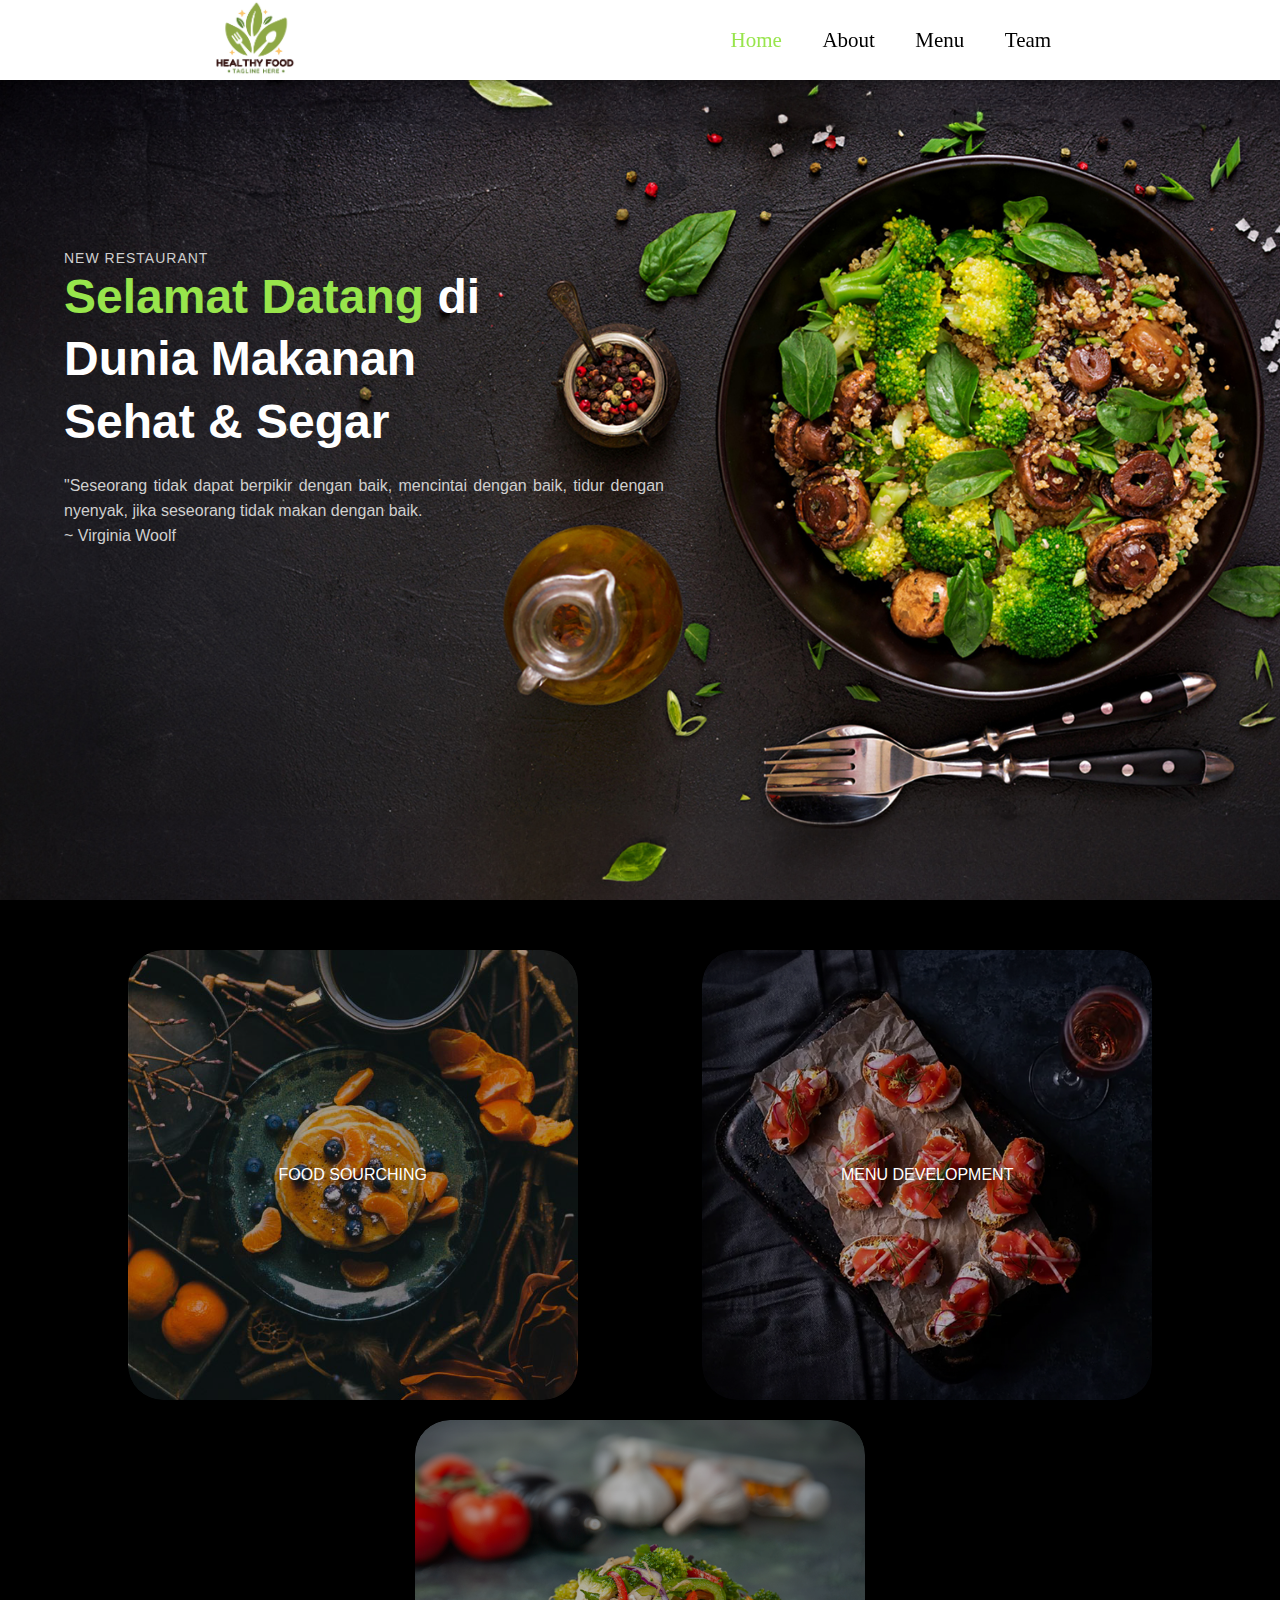
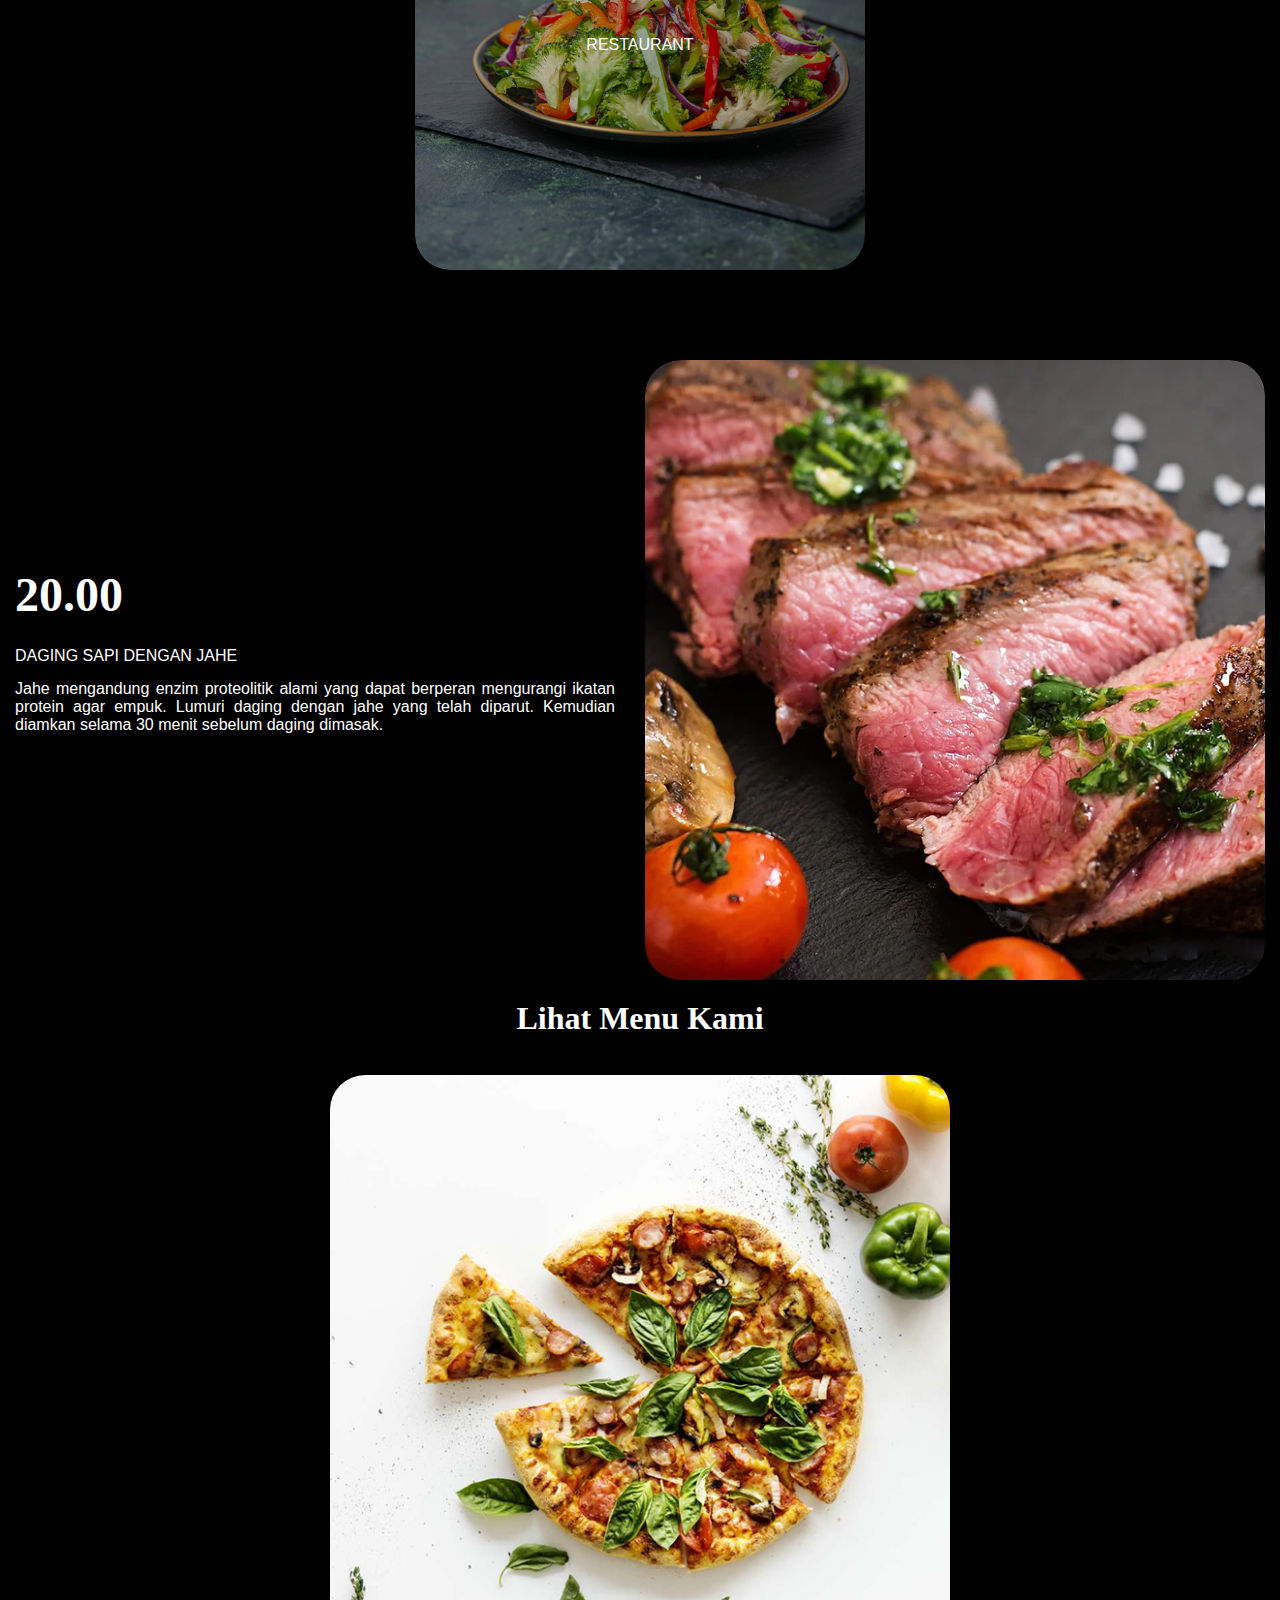
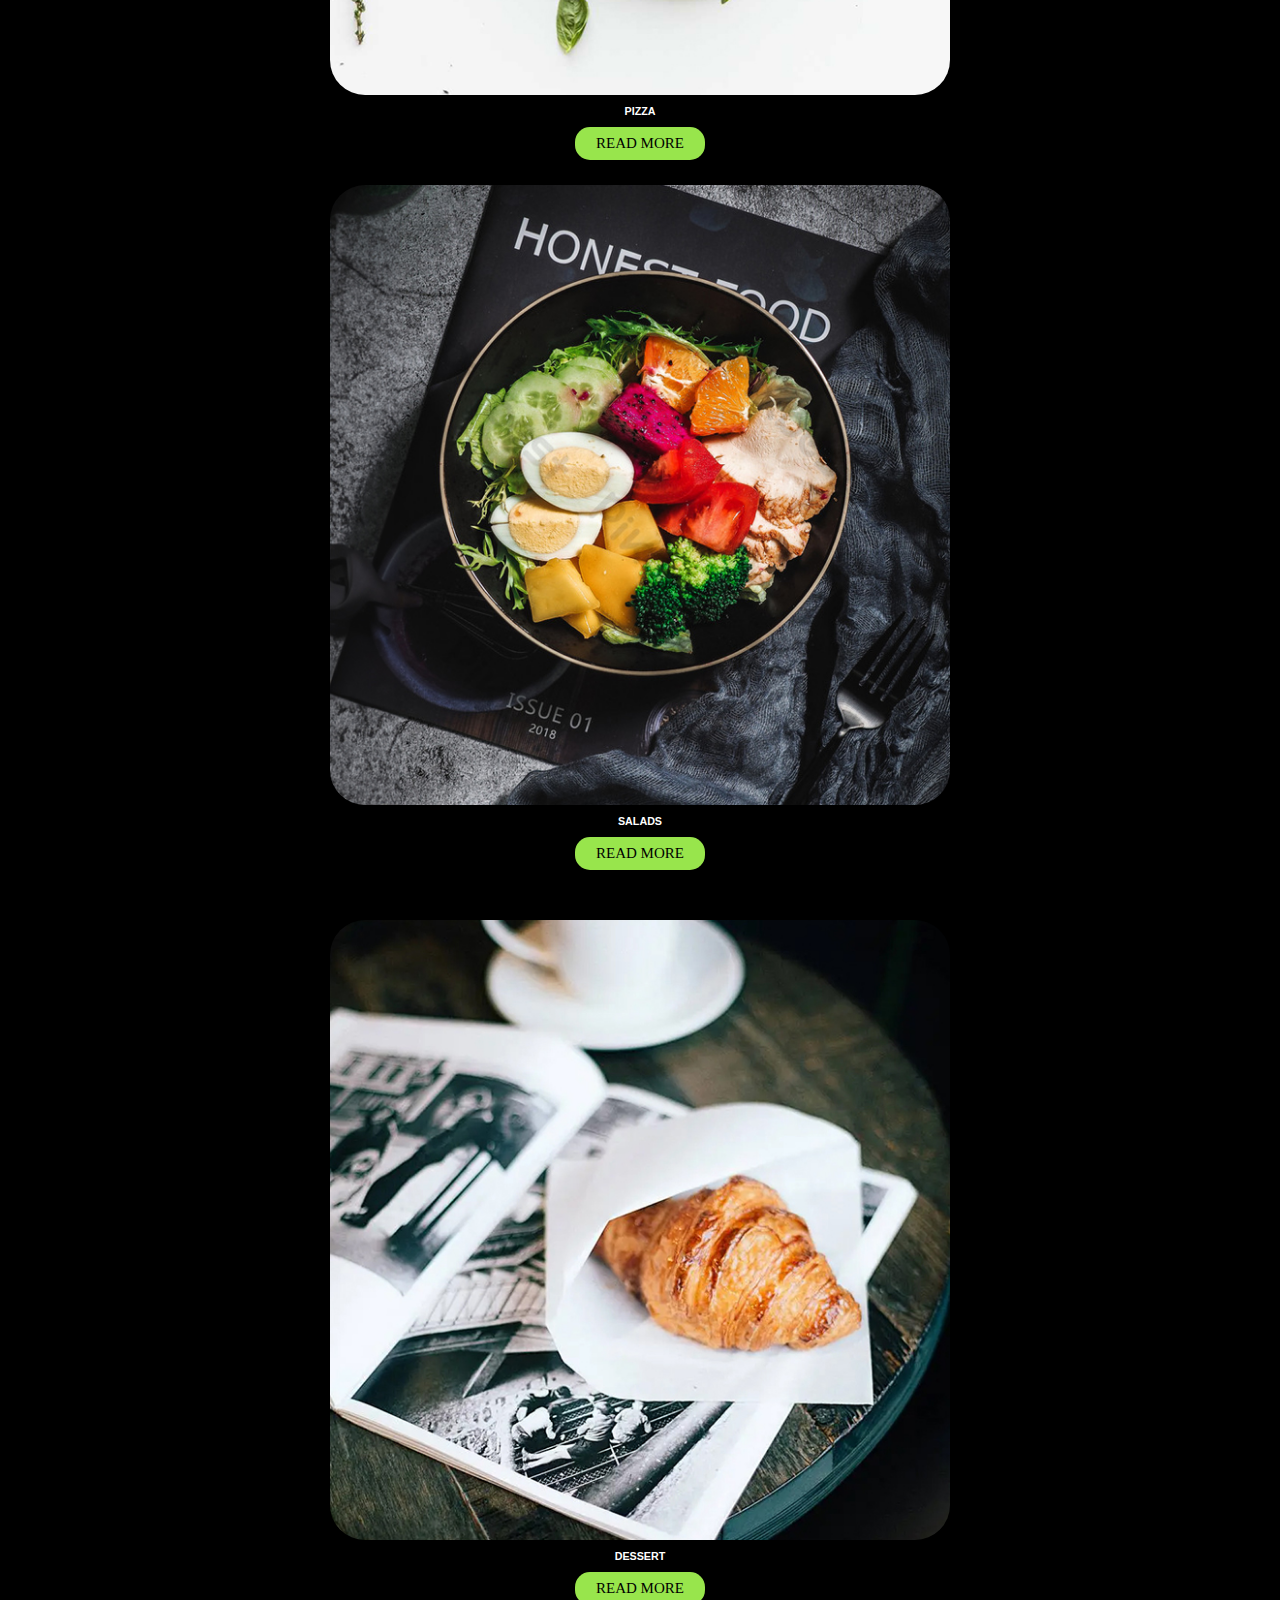
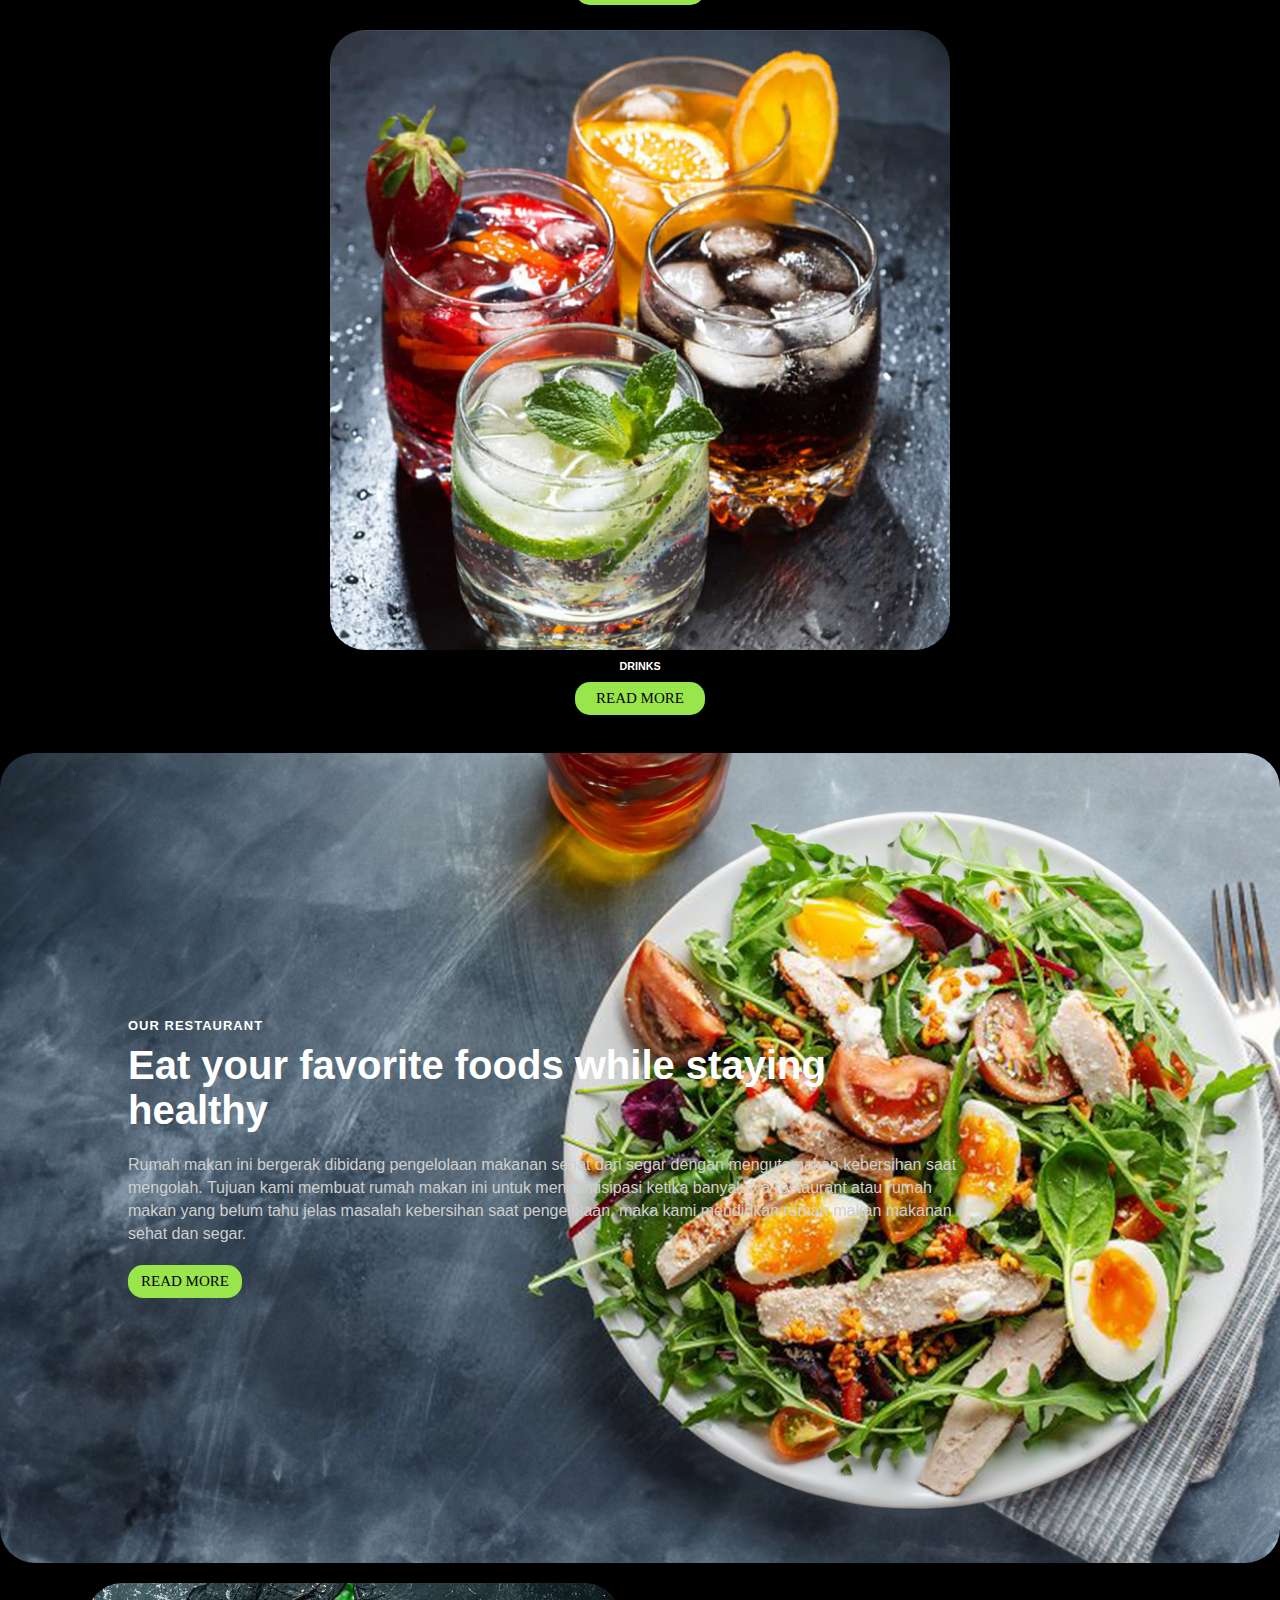
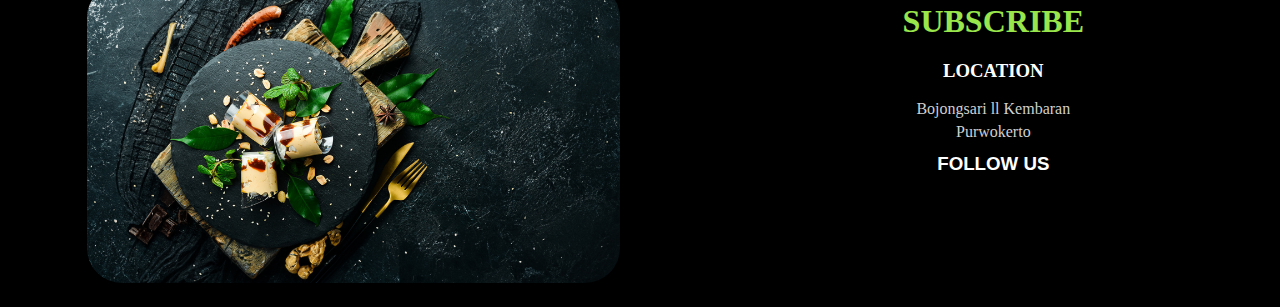
<file: index.html>
<!DOCTYPE html>
<html lang="en">
<head>
    <meta charset="UTF-8">
    <meta name="viewport" content="width=device-width, initial-scale=1.0">
    <title>Food Website</title>
    <link rel="stylesheet" href="style.css">
    <link rel="stylesheet" href="https://cdnjs.cloudflare.com/ajax/libs/font-awesome/6.4.2/css/all.min.css" integrity="sha512-z3gLpd7yknf1YoNbCzqRKc4qyor8gaKU1qmn+CShxbuBusANI9QpRohGBreCFkKxLhei6S9CQXFEbbKuqLg0DA==" crossorigin="anonymous" referrerpolicy="no-referrer" />
</head>
<body class="respons">

    <section>

        <nav>
            <div class="logo">
                <a href="index.html"><img src="gambar/logo (2).jpg"></a>
            </div>
    
            <ul>
                <li><a href="index.html" class="rumah">Home</a></li>
                <li><a href="about.html" class="tentang">About</a></li>
                <li><a href="menu.html">Menu</a></li>
                <li><a href="team.html">Team</a></li>
            
            </ul>
        </nav>

        <div class="text">

            <p class="word">NEW RESTAURANT</p>
            <h1><span>Selamat Datang</span> di <br> Dunia Makanan<br> Sehat & Segar</h1>
            <p class="textarea">"Seseorang tidak dapat berpikir dengan baik, mencintai dengan baik, tidur dengan nyenyak, jika seseorang tidak makan dengan baik. <br> ~ Virginia Woolf</p><br>
    

        </div>

    </section>


    <div class="second">

        <div class="img_box">

            <div class="img_card">

                <div class="display_text">

                    <p>FOOD SOURCHING</p>

                </div>

                <img src="./gambar/1.jpg">

            </div>

            <div class="img_card">

                <div class="display_text">

                    <p>MENU DEVELOPMENT</p>

                </div>

                <img src="./gambar/2.jpg">

            </div>

            <div class="img_card">

                <div class="display_text">

                    <p>RESTAURANT</p>

                </div>

                <img src="./gambar/3.jpg">

            </div>

        </div>

    </div>

    <div class="description_1">

        <div class="d_text">

            <h1>20.00</h1>
            <p class="head_title">DAGING SAPI DENGAN JAHE</p>
            <p class="desc">
                Jahe mengandung enzim proteolitik alami yang dapat berperan mengurangi ikatan protein agar empuk.

                Lumuri daging dengan jahe yang telah diparut.
                
                Kemudian diamkan selama 30 menit sebelum daging dimasak.
            </p>


        </div>

        <div class="dis_img">

            <img src="./gambar/img_1.jpg">

        </div>

    </div>


    <div class="menu">

        <h1>Lihat Menu Kami</h1>

        <div class="m_box">

            <div class="m_cards">

                <div class="m_img">

                    <img src="./gambar/pizza.jpg">

                </div>

                <h6>PIZZA</h6>

                <a href="menu.html" class="m_btn">READ MORE</a>

            </div>

            <div class="m_cards">

                <div class="m_img">

                    <img src="./gambar/salads.jpg">

                </div>

                <h6>SALADS</h6>

                <a href="menu.html" class="m_btn">READ MORE</a>

            </div>

        </div>

        <div class="m_box">

            <div class="m_cards">

                <div class="m_img">

                    <img src="./gambar/desert.jpg">

                </div>

                <h6>DESSERT</h6>

                <a href="menu.html" class="m_btn">READ MORE</a>

            </div>

            <div class="m_cards">

                <div class="m_img">

                    <img src="./gambar/drinks.jpeg">

                </div>

                <h6>DRINKS</h6>

                <a href="menu.html" class="m_btn">READ MORE</a>

            </div>

        </div>

    </div>


    <div class="banner">

        <div class="b_text">

            <h6>OUR RESTAURANT</h6>
            <h1>Eat your favorite foods while staying healthy</h1>
            <p>
                Rumah makan ini bergerak dibidang pengelolaan makanan sehat dan segar dengan  mengutamakan kebersihan saat mengolah. Tujuan kami membuat rumah makan ini untuk mengantisipasi ketika banyaknya restaurant atau rumah makan yang belum tahu jelas masalah kebersihan saat pengelolaan, maka kami mendirikan rumah makan makanan sehat dan segar.
            </p>
            <a href="about.html" class="b_btn">READ MORE</a>

        </div>

        <img src="./gambar/banner.jpg">

    </div>

    <div class="contact">

        <div class="c_image">

            <img src="./gambar/subscribe.jpg">

        </div>

        <div class="subscribe">

            <h1>SUBSCRIBE</h1>
         
            <div class="address">

                <div class="place">

                    <h3>LOCATION</h3>
                    <p>Bojongsari ll Kembaran</p>
                    <p>Purwokerto</p>

                </div>

                <div class="follow">

                    <h3>FOLLOW US</h3>
                    <div class="icon">

                        <i class="fa-brands fa-facebook-f"></i>
                        <i class="fa-brands fa-twitter"></i>
                        <i class="fa-brands fa-instagram"></i>
                        <i class="fa-brands fa-google-plus-g"></i>

                    </div>

                </div>

            </div>

        </div>

    </div> 
</body>
</html>
</file>
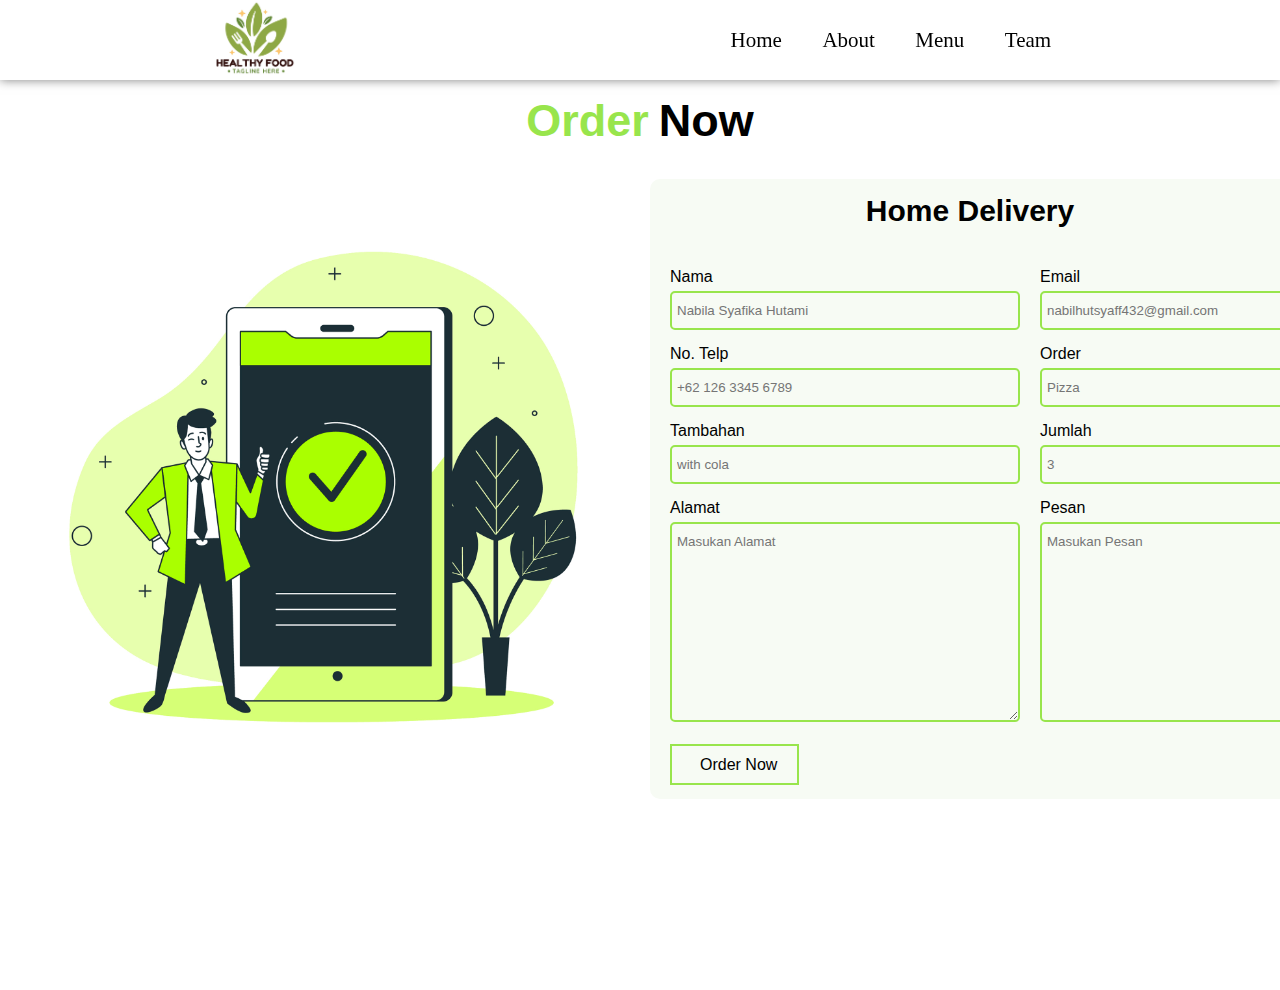
<file: order.html>
<!DOCTYPE html>
<html lang="en">
<head>
    <meta charset="UTF-8">
    <meta name="viewport" content="width=device-width, initial-scale=1.0">
    <title>Order Now</title>
    <link rel="stylesheet" href="order.css">
</head>
<body>

    <nav>
        <div class="logo">
            <a href="index.html"><img src="gambar/logo (2).jpg"></a>
        </div>

        <ul>
            <li><a href="index.html" class="action">Home</a></li>
            <li><a href="about.html" class="tentang">About</a></li>
            <li><a href="menu.html">Menu</a></li>
            <li><a href="team.html">Team</a></li>
        </ul>

    </nav>

    <br><br><br><br><br>
    
        <div class="oder">

            <h1><span>Order</span>Now</h1>
    
            <div class="oder_main">
    
                <div class="oder_img">
                    <img src="gambar/order.jpg">
                </div> 
    
                <div class="oder_form">
    
                    <h2>Home Delivery</h2>
    
                    <div class="oder_list">
    
                        <div class="oder_left">
    
                            <p>Nama</p>
                            <input type="text" placeholder="Nabila Syafika Hutami">
    
                            <p>No. Telp</p>
                            <input type="number" placeholder="+62 126 3345 6789">
    
                            <p>Tambahan</p>
                            <input type="text" placeholder="with cola">
    
                            <p>Alamat</p>
                            <textarea placeholder="Masukan Alamat"></textarea>
    
                        </div>
    
                        <div class="oder_right">
    
                            <p>Email</p>
                            <input type="email" placeholder="nabilhutsyaff432@gmail.com">
    
                            <p>Order</p>
                            <input type="text" placeholder="Pizza">
    
                            <p>Jumlah</p>
                            <input type="number" placeholder="3">
    
                            <p>Pesan</p>
                            <textarea placeholder="Masukan Pesan"></textarea>
    
                        </div>
    
                    </div>
    
                    <a href="https://wa.me/qr/UE25VOL6Z7GTM1" class="oder_btn"><i class="fa-solid fa-burger"></i>Order Now</a>


                </div>
    
            </div>
    
        </div>
    

</body>
</html>
</file>
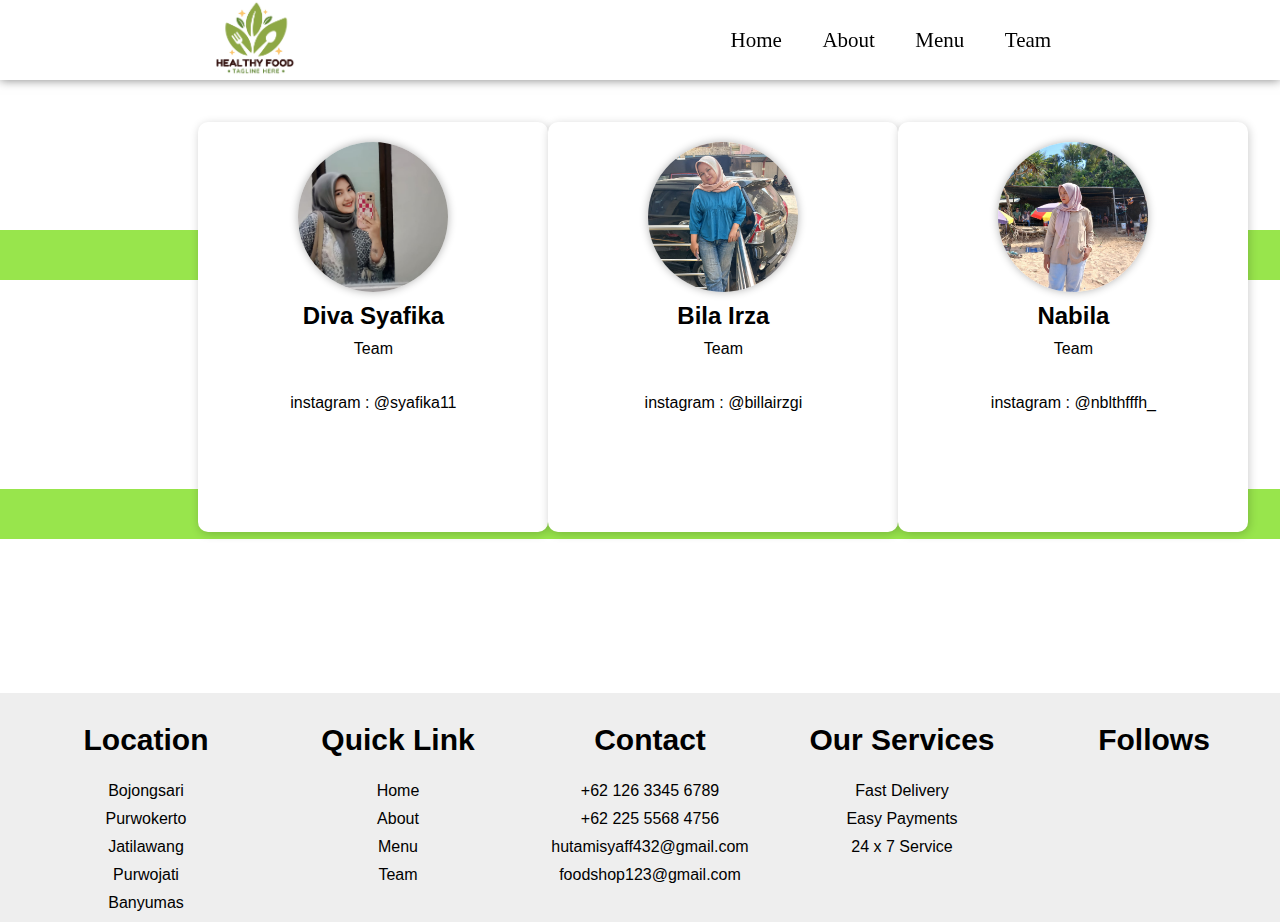
<file: team.html>
<!DOCTYPE html>
<html lang="en">
<head>
    <meta charset="UTF-8">
    <meta name="viewport" content="width=device-width, initial-scale=1.0">
    <title>Team</title>
    <link rel="stylesheet" href="team.css">
</head>
<body>

    <nav>
        <div class="logo">
            <a href="index.html"><img src="gambar/logo (2).jpg"></a>
        </div>

        <ul>
            <li><a href="index.html" class="action">Home</a></li>
            <li><a href="about.html" class="tentang">About</a></li>
            <li><a href="menu.html">Menu</a></li>
            <li><a href="team.html">Team</a></li>
        </ul>

    </nav>

    <div class="team">

        <h1>Our<span>Team</span></h1>

        <div class="team_line_1"></div>
        <div class="team_line_2"></div>

        <div class="team_box">

            <div class="team_card">

                <div class="team_img">
                    <img src="gambar/diva.jpg">
                </div>

                <div class="team_tag">

                    <h2>Diva Syafika</h2>
                    <p class="job">Team</p>
                    <p class="info">
                        <br> 
                        
                       instagram : @syafika11 
                        
                    </p>

                </div>

            </div>

            <div class="team_card">

                <div class="team_img">
                    <img src="gambar/irza.jpg">
                </div>

                <div class="team_tag">

                    <h2>Bila Irza</h2>
                    <p class="job">Team</p>
                    <p class="info">
                        <br>
                        instagram : @billairzgi
                    </p>

                </div>

            </div>

            <div class="team_card">

                <div class="team_img">
                    <img src="gambar/nabilalut.jpg">
                </div>

                <div class="team_tag">

                    <h2>Nabila</h2>
                    <p class="job">Team</p>
                    <p class="info">
                        <br>
                        instagram : @nblthfffh_
                        
                    </p>

                </div>

            </div>


        </div>

    </div>

    <footer>

        <div class="footer_main">

            <div class="footer_tag">
                <h2>Location</h2>
                <p>Bojongsari</p>
                <p>Purwokerto</p>
                <p>Jatilawang</p>
                <p>Purwojati</p>
                <p>Banyumas</p>
            </div>

            <div class="footer_tag">
                <h2>Quick Link</h2>
                <p>Home</p>
                <p>About</p>
                <p>Menu</p>
                <p>Team</p>
            </div>

            <div class="footer_tag">
                <h2>Contact</h2>
                <p>+62 126 3345 6789</p>
                <p>+62 225 5568 4756</p>
                <p>hutamisyaff432@gmail.com</p>
                <p>foodshop123@gmail.com</p>
            </div>

            <div class="footer_tag">
                <h2>Our Services</h2>
                <p>Fast Delivery</p>
                <p>Easy Payments</p>
                <p>24 x 7 Service</p>
            </div>

            <div class="footer_tag">
                <h2>Follows</h2>
                <i class="fa-brands fa-facebook-f"></i>
                <i class="fa-brands fa-twitter"></i>
                <i class="fa-brands fa-instagram"></i>
                <i class="fa-brands fa-linkedin-in"></i>
            </div>

        </div> 

</body>
</html>
</file>
<file: style.css>
*{
    margin: 0;
    padding: 0;
    box-sizing: border-box;
    font-family: sans-serif;
}


section {
    width: 100%;
    height: 100vh;
    background-image: url(./gambar/background.jpg);
    background-size: cover;
    background-position: center;
}

section nav {
    display: flex;
    align-items: center;
    justify-content: space-around;
    background: #fff;
    position: fixed;
    width: 100%;
    height: 80px;
    right: 0;
    left: 0;
    box-shadow: 0 0 10px rgba(0,0,0,0.5);
    z-index: 1000;
}

section nav .logo img{
    width: 80px;
    margin: 20px 0;
    position: relative;
    padding: 0 0px;
    left: 5%;
    cursor: pointer;
}


section nav ul {
    list-style: none;
    text-align: center;
}

section nav ul li {
    display: inline-block;
    text-align: center;
    font-size: 21px;
    margin: 0 18px;
    font-family:"Euphemia";
    cursor: pointer;
    transition: 0.4s;
}

section nav ul li a{
    color: #000;
    text-decoration: none;
    font-family: "Euphomia";
   
}

section nav ul li a:hover {
    color: #98e54c;
    font-family: "Euphomia";
}

section nav ul li a.rumah{
    color: #98e54c;
}

section .text {
    position: absolute;
    top: 250px;
    left: 5%;
    max-width: 600px;
}

section .text .word{
    color: #cfcfcf;
    font-size: 14px;
    letter-spacing: 1px;
}

section .text h1 {
    font-size: 3em;
    color: #fff;
    line-height: 1.3;
}

section .text h1 span{
    color: #98e54c;
}

section .text .textarea {
    max-width: 100%;
    margin-top: 20px;
    color: #cfcfcf;
    text-align: justify;
    line-height: 25px;
}


section .text .search_bar {
    width: 100%;
    max-width: 400px;
    padding: 0px 0px;
    background: #fff;
    margin-top: 28px;
    display: flex;
    align-items: center;
}

section .text .search_bar i {
    width: auto;
    height: 40px;
    background: none;
    padding: 12px;
}

section .text .search_bar input {
    flex: 1;
    height: 40px;
    background: none;
    border: none;
    outline: none;
    padding: 0 5px;
}

section .text .search_bar button {
    width: 90px;
    height: 40px;
    cursor: pointer;
    background: #98e54c;
    border: 0;
}

section .text .search_bar button:hover{
    color: whitesmoke;
}

.second {
    width: 100%;
    height: auto;
    background: #000;
    padding: 50px 0;
}

.second .img_box {
    width: 100%;
    max-width: 1200px;
    height: auto;
    padding: 0 2%;
    margin: 0 auto;
    display: flex;
    flex-wrap: wrap;
    justify-content: space-around;
}

.second .img_box .img_card {
    width: 100%;
    max-width: 450px;
    height: 450px;
    margin-bottom: 20px;
    display: flex;
    border-radius: 35px;
    overflow: hidden;
    position: relative;
}

.second .img_box .img_card .display_text {
    width: 100%;
    height: 100%;
    background: rgba(0, 0, 0, 0.3);
    border-radius: 35px;
    position: absolute;
    display: flex;
    align-items: center;
    justify-content: center;
}

.second .img_box .img_card .display_text p {
    color: #fff;
}

.second .img_box .img_card img {
    width: 100%;
    height: 100%;
    object-fit: cover;
    object-position: center;
    border-radius: 35px;
}

.description_1 {
    width: 100%;
    height: auto;
    display: flex;
    flex-wrap: wrap;
    align-items: center;
    justify-content: space-around;
    padding-bottom: 20px;
    background-color: #000;
}

.description_1 .d_text {
    width: 100%;
    max-width: 600px;
    color: #fff;
}

.description_1 .d_text h1 {
    font-size: 3em;
    font-family: 'Fredfont';
    margin-bottom: 25px;
}

.description_1 .d_text .head_title {
    margin-bottom: 15px;
}

.description_1 .d_text .desc {
    width: 100%;
    text-align: justify;
    margin-bottom: 20px;
}

.description_1 .d_text .dis_btn {
    text-decoration: none;
    color: #000;
    padding: 8px 13px;
    background: #98e54c;
    font-size: 15px;
    border-radius: 15px;
    font-family: "Franklin Gothic Book";
    display: inline-block;
}

.description_1 .dis_img {
    width: 100%;
    max-width: 620px;
    height: 620px;
    border-radius: 35px;
    overflow: hidden;
    margin-top: 20px;
}

.description_1 .dis_img img {
    width: 100%;
    height: 100%;
    object-fit: cover;
    object-position: center;
    border-radius: 35px;
}

.menu {
    width: 100%;
    height: auto;
    background: #000;
}

.menu h1 {
    color: #fff;
    font-family: "Euphemia";
    text-align: center;
    margin-bottom: 25px;
}

.menu .m_box {
    width: 100%;
    max-width: 1200px;
    height: auto;
    display: flex;
    flex-wrap: wrap;
    padding: 1% 0;
    justify-content: space-around;
    text-align: center;
    margin: 0 auto;
}

.menu .m_box .m_cards {
    width: 100%;
    max-width: 620px;
    height: 690px;
    margin-bottom: 20px;
    position: relative;
}

.menu .m_box .m_cards .m_img {
    width: 100%;
    max-width: 620px;
    height: 620px;
    border-radius: 35px;
    overflow: hidden;
    margin-bottom: 10
    px;
}

.menu .m_box .m_cards .m_img img {
    width: 100%;
    height: 100%;
    object-fit: cover;
    object-position: center;
}

.menu .m_box .m_cards h6 {
    color: #fff;
    text-align: center;
    margin: 10px 0;
}

.menu .m_box .m_cards .m_btn {
    width: 130px;
    display: flex;
    align-items: center;
    justify-content: center;
    margin: 0 auto;
    text-decoration: none;
    color: #000;
    background: #98e54c;
    padding: 8px 0;
    font-size: 15px;
    border-radius: 15px;
    font-family: "Franklin Gothic Book";
    display: inline-block;
}

.banner {
    width: 100%;
    height: 90vh;
    background: #000;
    position:relative;
}

.banner .b_text {
    position: absolute;
    top: 50%;
    left: 40%;
    transform: translate(-50%, -50%);
    text-align: left;
    color: #fff;
}

.banner .b_text h6 {
    font-size: 13px;
    letter-spacing: 1px;
    margin-bottom: 10px;
}

.banner .b_text h1 {
    font-size: 40px;
    margin-bottom: 20px;
}

.banner .b_text p {
    width: 110%;
    margin: 0 auto;
    color: #cfcfcf;
    text-align: left;
    line-height: 23px;
}

.banner .b_text .b_btn {
    text-decoration: none;
    color: #000;
    background: #98e54c;
    padding: 8px 13px;
    font-size: 15px;
    border-radius: 15px;
    font-family: "Franklin Gothic Book";
    display: inline-block;
    margin-top: 20px;
}

.banner img {
    width: 100%;
    height: 100%;
    object-fit: cover;
    object-position: center;
    border-radius: 35px;
}

.contact {
    width: 100%;
    height: auto;
    background: #000;
    display: flex;
    flex-wrap: wrap;
    justify-content: space-around;
    padding: 20px 0;
}

.contact .c_image img {
    width: 100%;
    max-width: 800px;
    height: 300px;
    object-fit: cover;
    object-position: center;
    border-radius: 35px;
}

.contact .subscribe {
    width: 100%;
    max-width: 400px;
    color: #fff;
    text-align: center;
    margin-top: 20px;
}

.contact .subscribe h1 {
    font-family: "Euphemia";
    margin-bottom: 10px;
    color: #98e54c;
}


.contact .subscribe .address {
    width: 100%;
    max-width: 400px;
    display: flex;
    flex-wrap: wrap;
    justify-content: space-between;
    margin-top: 20px;
}

.contact .subscribe .address .place {
    width: 100%;
}


.contact .subscribe .address .place h3 {
    font-family: "Euphemia";
    color: #fff;
    margin-bottom: 15px;
}

.contact .subscribe .address .place p {
    color: #cfcfcf;
    font-family: "Franklin Gothic Book";
    text-align: center;
    line-height: 23px;
}

.contact .subscribe .address .follow {
    width: 100%;
    margin-top: 10px;
}


.contact .subscribe .address .follow .icon {
    letter-spacing: 5px;
    cursor: pointer;
    transition: 0.4s;
}

.contact .subscribe .address .follow .icon i:hover {
    color: #98e54c;
}

p.end {
    padding: 20px 0;
    text-align: center;
    width: 100%;
    background: #000;
    color: #fff;
}

p.end span {
    color: #98e54c;
}

p.end span i {
    margin: 0 8px;
}

::-webkit-scrollbar {
    width: 10px;
}

::-webkit-scrollbar-thumb {
    background-color: #98e54c;
    border-radius: 20px;
}

/* Media Query for responsiveness */
@media only screen and (max-width: 768px) {
    section .text {
        left: 2%;
    }

    section .text .search_bar {
        width: 100%;
    }

    .second .img_box .img_card {
        width: 100%;
        max-width: 100%;
    }

    .description_1 .d_text,
    .description_1 .dis_img {
        width: 100%;
        max-width: 100%;
    }

    .menu .m_box .m_cards {
        width: 100%;
        max-width: 100%;
    }

    .banner .b_text {
        width: 80%;
        left: 10%;
    }

    .contact .c_image img,
    .contact .subscribe,
    .contact .subscribe .address,
    .contact .subscribe .address .place,
    .contact .subscribe .address .follow {
        width: 100%;
        max-width: 100%;
    }
}
</file>
<file: order.css>
*{
    margin: 0;
    padding: 0;
    box-sizing: border-box;
    font-family: sans-serif;
}

nav{
    display: flex;
    align-items: center;
    justify-content: space-around;
    background: #fff;
    position: fixed;
    width: 100%;
    height: 80px;
    right: 0;
    left: 0;
    box-shadow: 0 0 10px rgba(0,0,0,0.5);
    z-index: 1000;
}

nav .logo img{
    width: 80px;
    margin: 20px 0;
    position: relative;
    padding: 0 0px;
    left: 5%;
    cursor: pointer;
}

nav ul {
    list-style: none;
}

nav ul li{
    display: inline-block;
    font-size: 21px;
    margin: 0 18px;
    font-family:"Euphomia";
    cursor: pointer;
    transition: 0.4s;
}

nav ul li a{
    color: #000;
    text-decoration: none;
    font-family: "Euphomia";
}

nav ul li a:hover{
    color: #98e54c;
    font-family: "Euphomia";
}

.oder{
    width: 100%;
    height: 100vh;
    padding: 5px 0;
}

.oder h1{
    display: flex;
    align-items: center;
    justify-content: center;
    font-size: 45px;
    color: #fff!;
}

.oder h1 span{
    color: #98e54c;
    margin-right: 10px;
}

.oder .oder_main{
    display: flex;
    align-items: center;
    justify-content: space-around;
    position: relative;
    top: 15px;
}

.oder .oder_main .oder_img img{
    width: 650px;
}

.oder .oder_main .oder_form{
    width: 50%;
    height: 620px;
    background: #f7fbf4;
    padding: 15px 20px 0 20px;
    border-radius: 10px;
}

.oder .oder_main .oder_form h2{
    text-align: center;
    margin-bottom: 40px;
    font-size: 30px;
}

.oder .oder_main .oder_form .oder_list{
    display: grid;
    grid-template-columns: 1fr 1fr;
    grid-gap: 0 20px;
    margin-bottom: 30px;
}

.oder .oder_main .oder_form .oder_list p{
    margin-bottom: 5px;
}

.oder .oder_main .oder_form .oder_list input{
    width: 350px;
    border: 2px solid #98e54c;
    border-radius: 5px;
    outline: none;
    background: none;
    color: #000;
    padding: 10px 5px;
    margin-bottom: 15px;
}

.oder .oder_main .oder_form .oder_list textarea{
    width: 350px;
    height: 200px;
    border: 2px solid #98e54c;
    border-radius: 5px;
    outline: none;
    background: none;
    color: #000;
    padding: 10px 5px;
}

.oder .oder_main .oder_form .oder_btn{
    position: relative;
    top: 0px;
    padding: 10px 20px;
    border: 2px solid #98e54c;
    text-decoration: none;
    color: #000;
    z-index: 5;
    transition: 0.3s;
}

.oder .oder_main .oder_form .oder_btn i{
    margin-right: 8px;
    font-size: 15px;
}

.oder .oder_main .oder_form .oder_btn:hover{
color: #fff;
}

.oder .oder_main .oder_form .oder_btn::before{
    content: '';
    position: absolute;
    top: 0;
    left: 0;
    width: 0;
    height: 100%;
    background: #98e54c;
    z-index: -1;
    transition: 0.3s;
}

.oder .oder_main .oder_form .oder_btn:hover::before{
    top: unset;
    width: 100%;
    bottom: 0;
}
</file>
<file: team.css>
*{
    margin: 0;
    padding: 0;
    box-sizing: border-box;
    font-family: sans-serif;
}

nav{
    display: flex;
    align-items: center;
    justify-content: space-around;
    background: #fff;
    position: fixed;
    width: 100%;
    height: 80px;
    right: 0;
    left: 0;
    box-shadow: 0 0 10px rgba(0,0,0,0.5);
    z-index: 1000;
}

nav .logo img{
    width: 80px;
    margin: 20px 0;
    position: relative;
    padding: 0 0px;
    left: 5%;
    cursor: pointer;
}

nav ul {
    list-style: none;
}

nav ul li{
    display: inline-block;
    font-size: 21px;
    margin: 0 18px;
    font-family:"Euphomia";
    cursor: pointer;
    transition: 0.4s;
}

nav ul li a{
    color: #000;
    text-decoration: none;
    
    font-family: "Euphomia";
}

nav ul li a:hover{
    color: #98e54c;
    font-family: "Euphomia";
}

nav ul li a.team{
    color: #98e54c;
    font-family: "Euphomia";
}

.team{
    width: 100%;
    height: 77vh;
    padding: 10px 0;
}

.team h1{
    display: flex;
    align-items: center;
    justify-content: center;
    font-size: 45px;
}

.team h1 span{
    color: #98e54c;
    margin-left: 15px;
}

.team .team_line_1{
    width: 100%;
    height: 50px;
    background: #98e54c;
    position: relative;
    top: 25%;
    z-index: 1;
}

.team .team_line_2{
    width: 100%;
    height: 50px;
    background: #98e54c;
    position: relative;
    top: 56%;
    z-index: 1;
}

.team .team_box{
    width: 95%;
    height: auto;
    left: 13%;
    margin: 0 auto;
    position: relative;
    bottom: 55px;
    padding: 15px 0;
    display: grid;
    grid-template-columns: 1fr 1fr 1fr 1fr;
    grid-gap: 0;
}

.team .team_box .team_card{
    width: 350px;
    height: 410px;
    background: #fff;
    padding: 20px;
    text-align: center;
    border-radius: 10px;
    margin: 0 auto;
    z-index: 5;
    box-shadow: 1px 2px 10px rgba(0,0,0,0.2);
}

.team .team_box .team_card .team_img{
    display: flex;
    align-items: center;
    justify-content: center;
}

.team .team_box .team_card .team_img img{
    width: 150px;
    height: 150px;
    border-radius: 50%;
    object-fit: cover;
    object-position: center;
    box-shadow: 0 0 8px rgba(0,0,0,0.3);
}

.team .team_box .team_card .team_tag h2{
    margin: 10px 0;
}

.team .team_box .team_card .team_tag p.info{
    text-align: center;
    line-height: 23px;
    margin-top: 10px;
}

footer{
    width: 100%;
    background: #eeeeee;
    padding: 30px 0 0 20px;
}

footer .footer_main{
    display: grid;
    grid-template-columns: 1fr 1fr 1fr 1fr 1fr;
}

footer .footer_main .footer_tag{
    text-align: center;
}

footer .footer_main .footer_tag h2{
    color: #000;
    margin-bottom: 25px;
    font-size: 30px;
}

footer .footer_main .footer_tag p{
    margin: 10px 0;
}

footer .footer_main .footer_tag i{
    margin: 0 5px;
    cursor: pointer;
}

footer .footer_main .footer_tag i:hover{
    color: #98e54c;
}

footer .end{
    display: flex;
    align-items: center;
    justify-content: center;
    padding: 15px;
}

footer .end span{
    color: #98e54c;
    margin-left: 10px;
}

::-webkit-scrollbar{
    width: 10px;
}

.anim{
    transform: translateY(40px);
    opacity: 0;
    animation: moveup 0.5s linear forwards;
}
</file>
